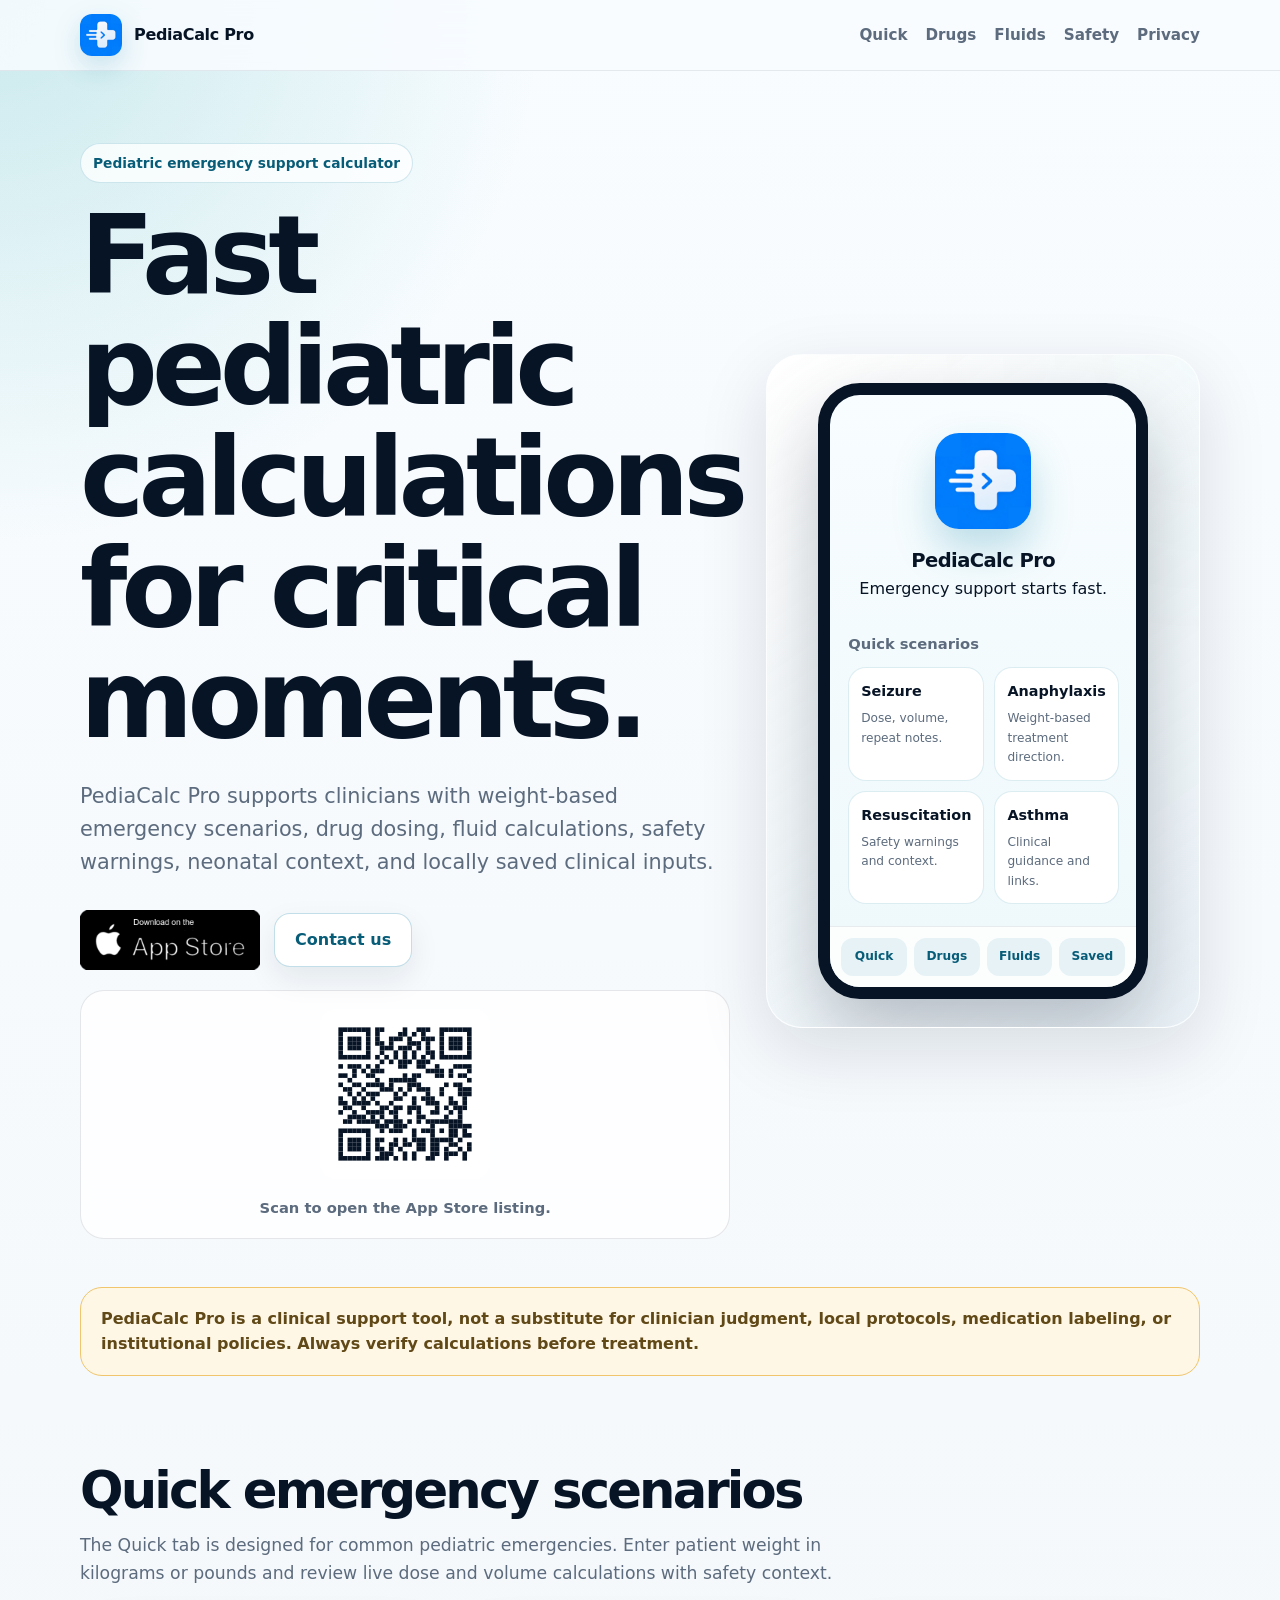
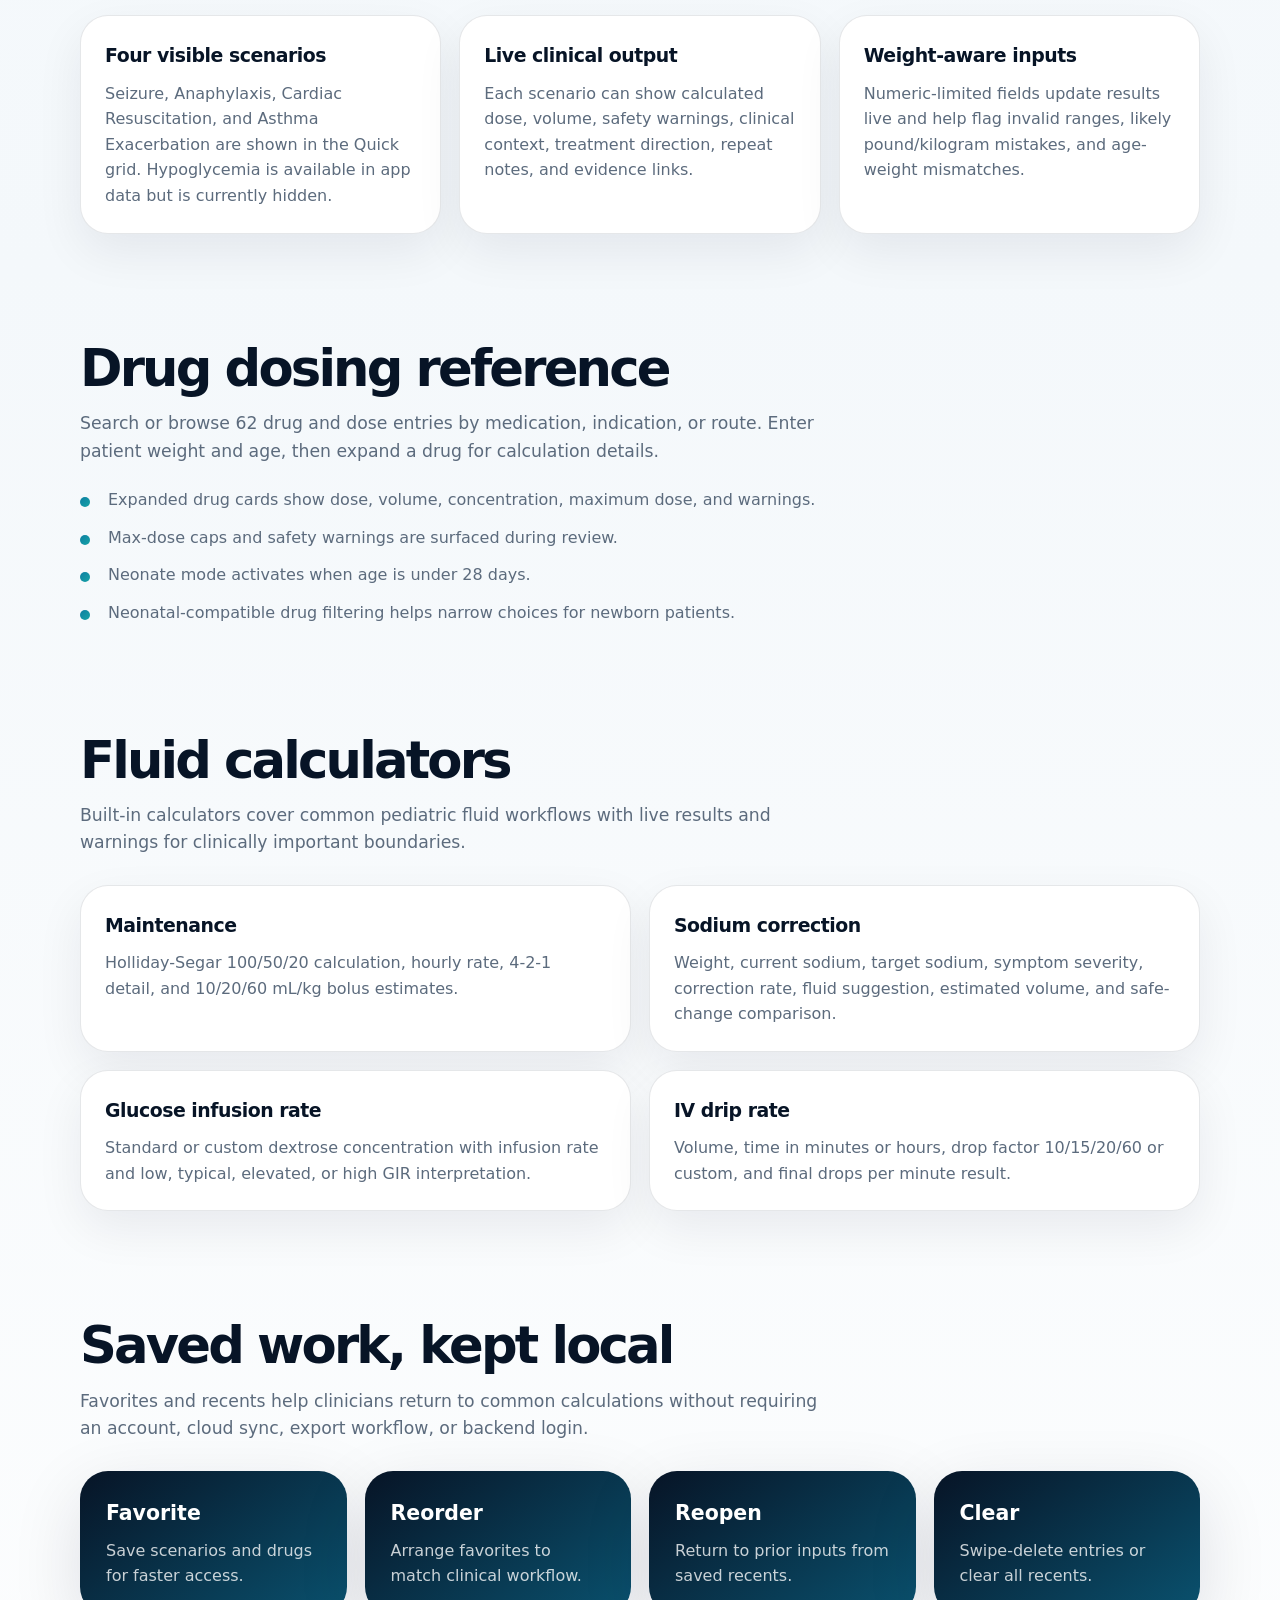
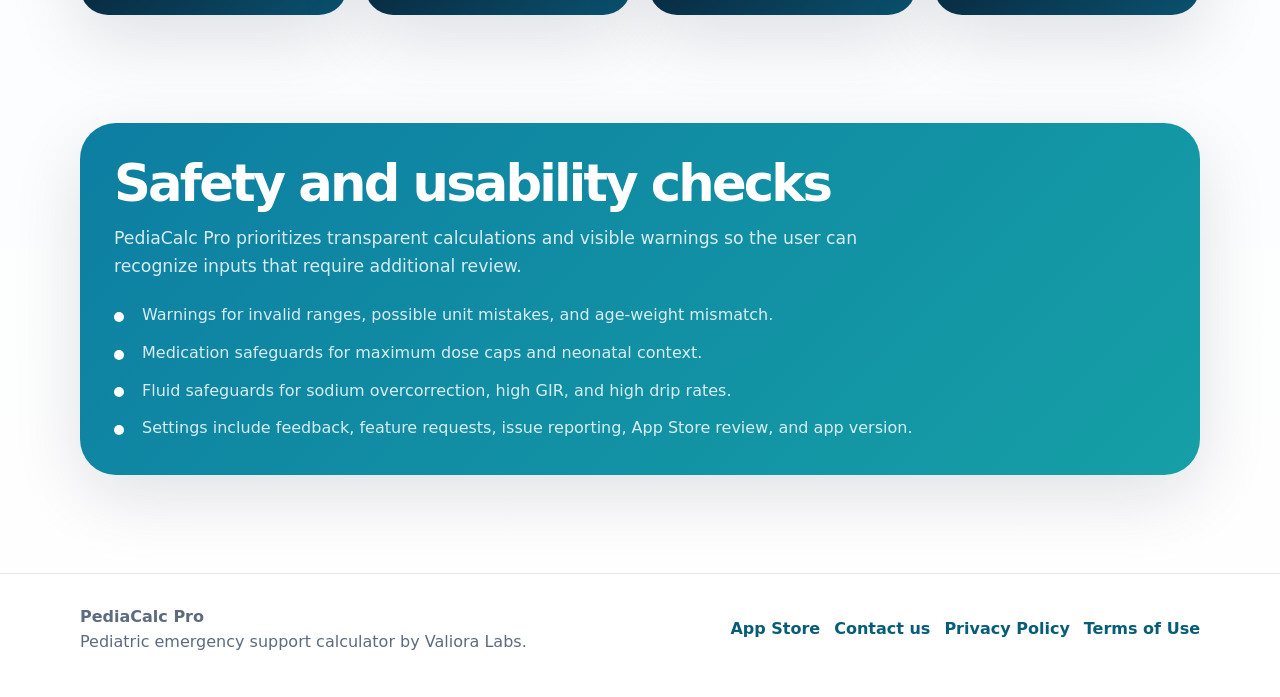
<file: index.html>
<!doctype html>
<html lang="en">
  <head>
    <meta charset="utf-8">
    <meta name="viewport" content="width=device-width, initial-scale=1">
    <title>PediaCalc Pro — Pediatric Emergency Support Calculator</title>
    <meta
      name="description"
      content="PediaCalc Pro helps clinicians calculate pediatric emergency doses, fluids, safety warnings, and saved clinical inputs directly on device."
    >
    <meta property="og:title" content="PediaCalc Pro">
    <meta
      property="og:description"
      content="Pediatric emergency support calculator for quick scenarios, medications, fluids, and saved clinical inputs."
    >
    <meta property="og:image" content="PediaCalcProLogo.png">
    <meta property="og:type" content="website">
    <link rel="icon" href="PediaCalcProLogo.png">
    <link rel="apple-touch-icon" href="PediaCalcProLogo.png">
    <link rel="stylesheet" href="styles.css">
  </head>
  <body>
    <header class="site-header">
      <nav class="nav" aria-label="Primary navigation">
        <a class="brand" href="index.html" aria-label="PediaCalc Pro home">
          <img src="PediaCalcProLogo.png" alt="" width="42" height="42">
          <span>PediaCalc Pro</span>
        </a>
        <div class="nav-links">
          <a href="#quick">Quick</a>
          <a href="#drugs">Drugs</a>
          <a href="#fluids">Fluids</a>
          <a href="#safety">Safety</a>
          <a href="privacy.html">Privacy</a>
        </div>
      </nav>
    </header>

    <main>
      <section class="hero">
        <div class="container hero-grid">
          <div>
            <p class="eyebrow">Pediatric emergency support calculator</p>
            <h1>Fast pediatric calculations for critical moments.</h1>
            <p class="lead">
              PediaCalc Pro supports clinicians with weight-based emergency scenarios, drug dosing,
              fluid calculations, safety warnings, neonatal context, and locally saved clinical inputs.
            </p>
            <div class="hero-actions" aria-label="App actions">
              <a
                class="app-store-badge"
                href="https://apps.apple.com/app/6779873272"
                aria-label="Download PediaCalc Pro on the App Store"
              >
                <img src="Download.png" alt="Download on the App Store" width="180" height="60">
              </a>
              <a class="button" href="mailto:support@valioralabs.com?subject=PediaCalc%20Pro%20Support">
                Contact us
              </a>
            </div>
            <div class="desktop-qr qr-card" aria-label="QR code for App Store download">
              <img src="appstore-qr.svg" alt="QR code linking to PediaCalc Pro on the App Store" width="170" height="170">
              <p>Scan to open the App Store listing.</p>
            </div>
          </div>

          <div class="hero-card" aria-label="App experience preview">
            <div class="splash-preview">
              <div class="phone-shell">
                <div class="phone-screen">
                  <div class="splash">
                    <img class="splash-logo" src="PediaCalcProLogo.png" alt="" width="96" height="96">
                    <div>
                      <strong>PediaCalc Pro</strong>
                      <span>Emergency support starts fast.</span>
                    </div>
                  </div>
                  <div class="quick-panel">
                    <h3>Quick scenarios</h3>
                    <div class="scenario-grid">
                      <div class="scenario-tile">
                        <strong>Seizure</strong>
                        <span>Dose, volume, repeat notes.</span>
                      </div>
                      <div class="scenario-tile">
                        <strong>Anaphylaxis</strong>
                        <span>Weight-based treatment direction.</span>
                      </div>
                      <div class="scenario-tile">
                        <strong>Resuscitation</strong>
                        <span>Safety warnings and context.</span>
                      </div>
                      <div class="scenario-tile">
                        <strong>Asthma</strong>
                        <span>Clinical guidance and links.</span>
                      </div>
                    </div>
                  </div>
                  <div class="mini-tabs" aria-hidden="true">
                    <span>Quick</span>
                    <span>Drugs</span>
                    <span>Fluids</span>
                    <span>Saved</span>
                  </div>
                </div>
              </div>
            </div>
          </div>
        </div>
      </section>

      <section class="container">
        <p class="notice">
          PediaCalc Pro is a clinical support tool, not a substitute for clinician judgment,
          local protocols, medication labeling, or institutional policies. Always verify calculations
          before treatment.
        </p>
      </section>

      <section id="quick" class="section">
        <div class="container">
          <h2>Quick emergency scenarios</h2>
          <p class="section-intro">
            The Quick tab is designed for common pediatric emergencies. Enter patient weight in
            kilograms or pounds and review live dose and volume calculations with safety context.
          </p>
          <div class="cards three">
            <article class="card">
              <h3>Four visible scenarios</h3>
              <p>
                Seizure, Anaphylaxis, Cardiac Resuscitation, and Asthma Exacerbation are shown in
                the Quick grid. Hypoglycemia is available in app data but is currently hidden.
              </p>
            </article>
            <article class="card">
              <h3>Live clinical output</h3>
              <p>
                Each scenario can show calculated dose, volume, safety warnings, clinical context,
                treatment direction, repeat notes, and evidence links.
              </p>
            </article>
            <article class="card">
              <h3>Weight-aware inputs</h3>
              <p>
                Numeric-limited fields update results live and help flag invalid ranges, likely
                pound/kilogram mistakes, and age-weight mismatches.
              </p>
            </article>
          </div>
        </div>
      </section>

      <section id="drugs" class="section">
        <div class="container">
          <h2>Drug dosing reference</h2>
          <p class="section-intro">
            Search or browse 62 drug and dose entries by medication, indication, or route. Enter
            patient weight and age, then expand a drug for calculation details.
          </p>
          <ul class="feature-list">
            <li>Expanded drug cards show dose, volume, concentration, maximum dose, and warnings.</li>
            <li>Max-dose caps and safety warnings are surfaced during review.</li>
            <li>Neonate mode activates when age is under 28 days.</li>
            <li>Neonatal-compatible drug filtering helps narrow choices for newborn patients.</li>
          </ul>
        </div>
      </section>

      <section id="fluids" class="section">
        <div class="container">
          <h2>Fluid calculators</h2>
          <p class="section-intro">
            Built-in calculators cover common pediatric fluid workflows with live results and
            warnings for clinically important boundaries.
          </p>
          <div class="cards">
            <article class="card">
              <h3>Maintenance</h3>
              <p>
                Holliday-Segar 100/50/20 calculation, hourly rate, 4-2-1 detail, and 10/20/60
                mL/kg bolus estimates.
              </p>
            </article>
            <article class="card">
              <h3>Sodium correction</h3>
              <p>
                Weight, current sodium, target sodium, symptom severity, correction rate, fluid
                suggestion, estimated volume, and safe-change comparison.
              </p>
            </article>
            <article class="card">
              <h3>Glucose infusion rate</h3>
              <p>
                Standard or custom dextrose concentration with infusion rate and low, typical,
                elevated, or high GIR interpretation.
              </p>
            </article>
            <article class="card">
              <h3>IV drip rate</h3>
              <p>
                Volume, time in minutes or hours, drop factor 10/15/20/60 or custom, and final
                drops per minute result.
              </p>
            </article>
          </div>
        </div>
      </section>

      <section id="saved" class="section">
        <div class="container">
          <h2>Saved work, kept local</h2>
          <p class="section-intro">
            Favorites and recents help clinicians return to common calculations without requiring an
            account, cloud sync, export workflow, or backend login.
          </p>
          <div class="highlight-grid">
            <div class="highlight">
              <h3>Favorite</h3>
              <p>Save scenarios and drugs for faster access.</p>
            </div>
            <div class="highlight">
              <h3>Reorder</h3>
              <p>Arrange favorites to match clinical workflow.</p>
            </div>
            <div class="highlight">
              <h3>Reopen</h3>
              <p>Return to prior inputs from saved recents.</p>
            </div>
            <div class="highlight">
              <h3>Clear</h3>
              <p>Swipe-delete entries or clear all recents.</p>
            </div>
          </div>
        </div>
      </section>

      <section id="safety" class="section">
        <div class="container safety-band">
          <h2>Safety and usability checks</h2>
          <p class="section-intro">
            PediaCalc Pro prioritizes transparent calculations and visible warnings so the user can
            recognize inputs that require additional review.
          </p>
          <ul class="feature-list">
            <li>Warnings for invalid ranges, possible unit mistakes, and age-weight mismatch.</li>
            <li>Medication safeguards for maximum dose caps and neonatal context.</li>
            <li>Fluid safeguards for sodium overcorrection, high GIR, and high drip rates.</li>
            <li>Settings include feedback, feature requests, issue reporting, App Store review, and app version.</li>
          </ul>
        </div>
      </section>
    </main>

    <footer class="footer">
      <div class="container footer-grid">
        <div>
          <strong>PediaCalc Pro</strong>
          <div>Pediatric emergency support calculator by Valiora Labs.</div>
        </div>
        <div class="footer-links" aria-label="Footer links">
          <a href="https://apps.apple.com/app/6779873272">App Store</a>
          <a href="mailto:support@valioralabs.com?subject=PediaCalc%20Pro%20Support">Contact us</a>
          <a href="privacy.html">Privacy Policy</a>
          <a href="https://www.apple.com/legal/internet-services/itunes/dev/stdeula/">Terms of Use</a>
        </div>
      </div>
    </footer>
  </body>
</html>
</file>
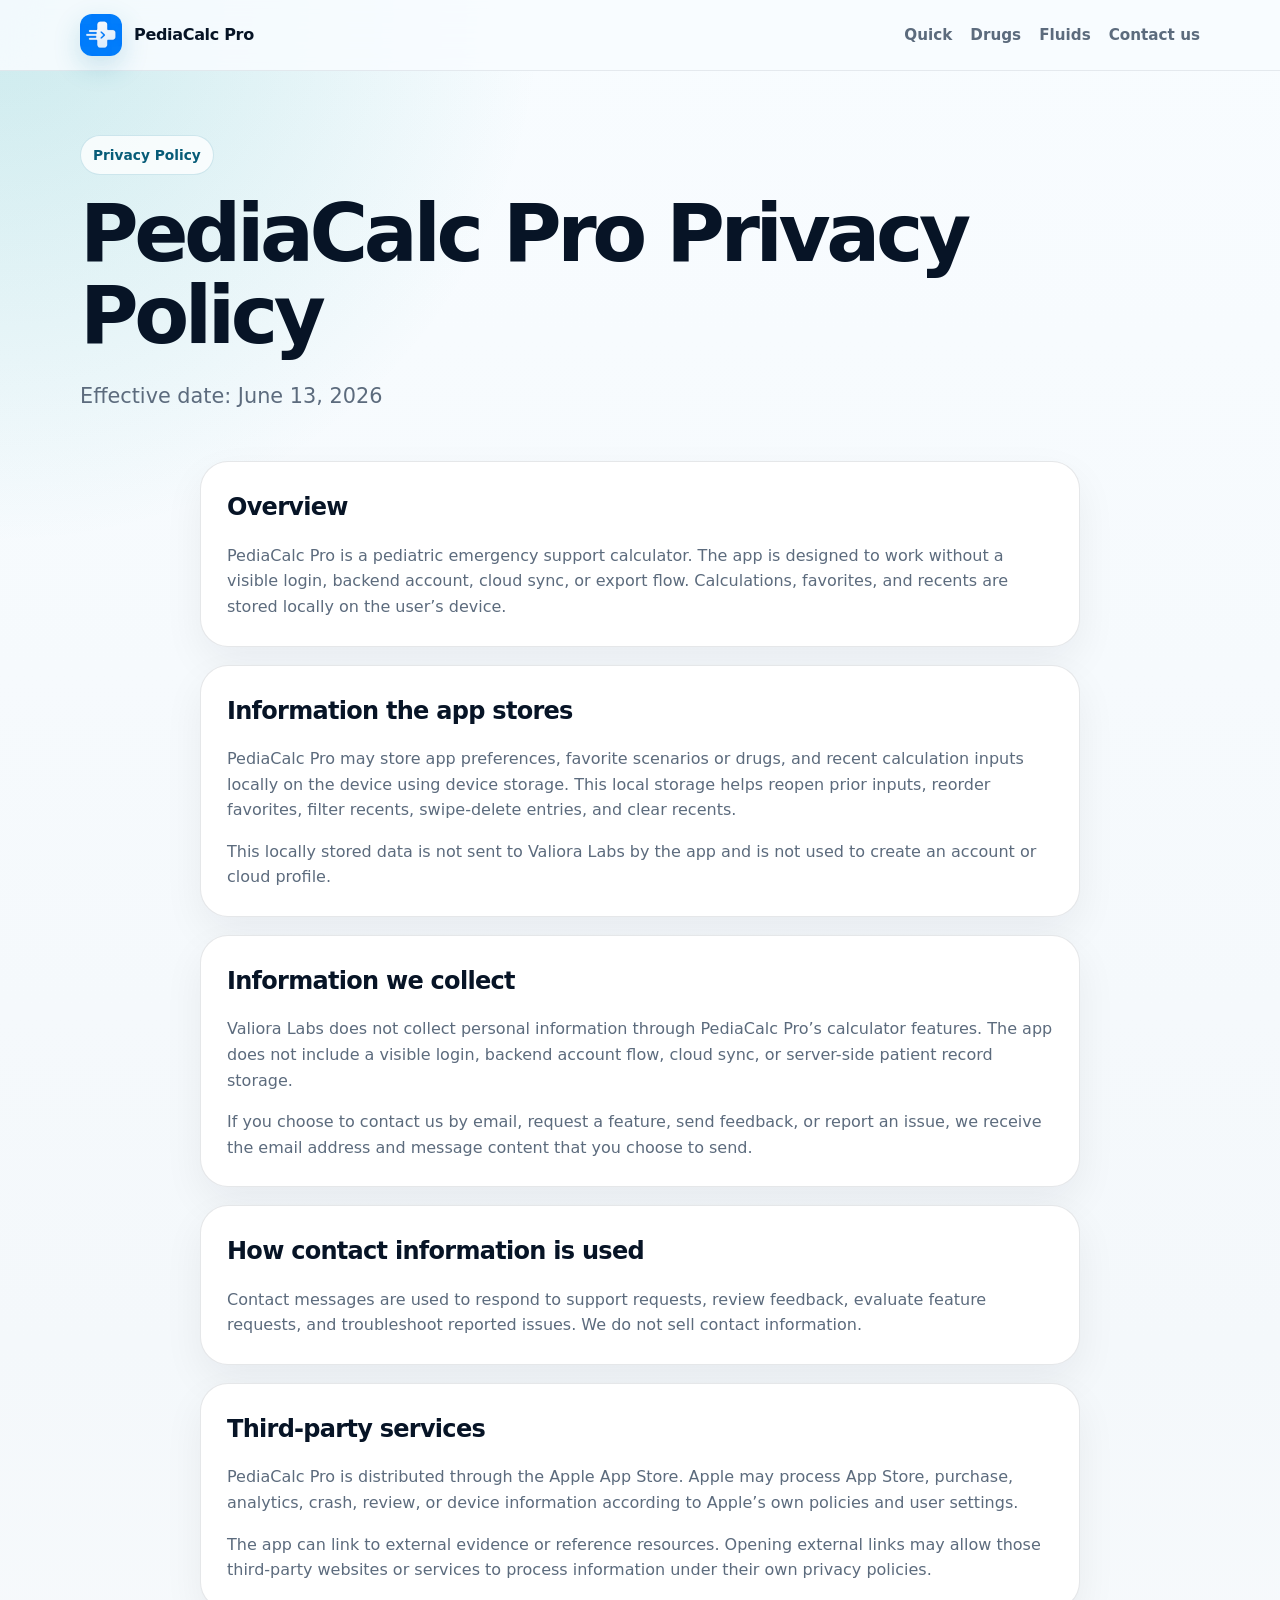
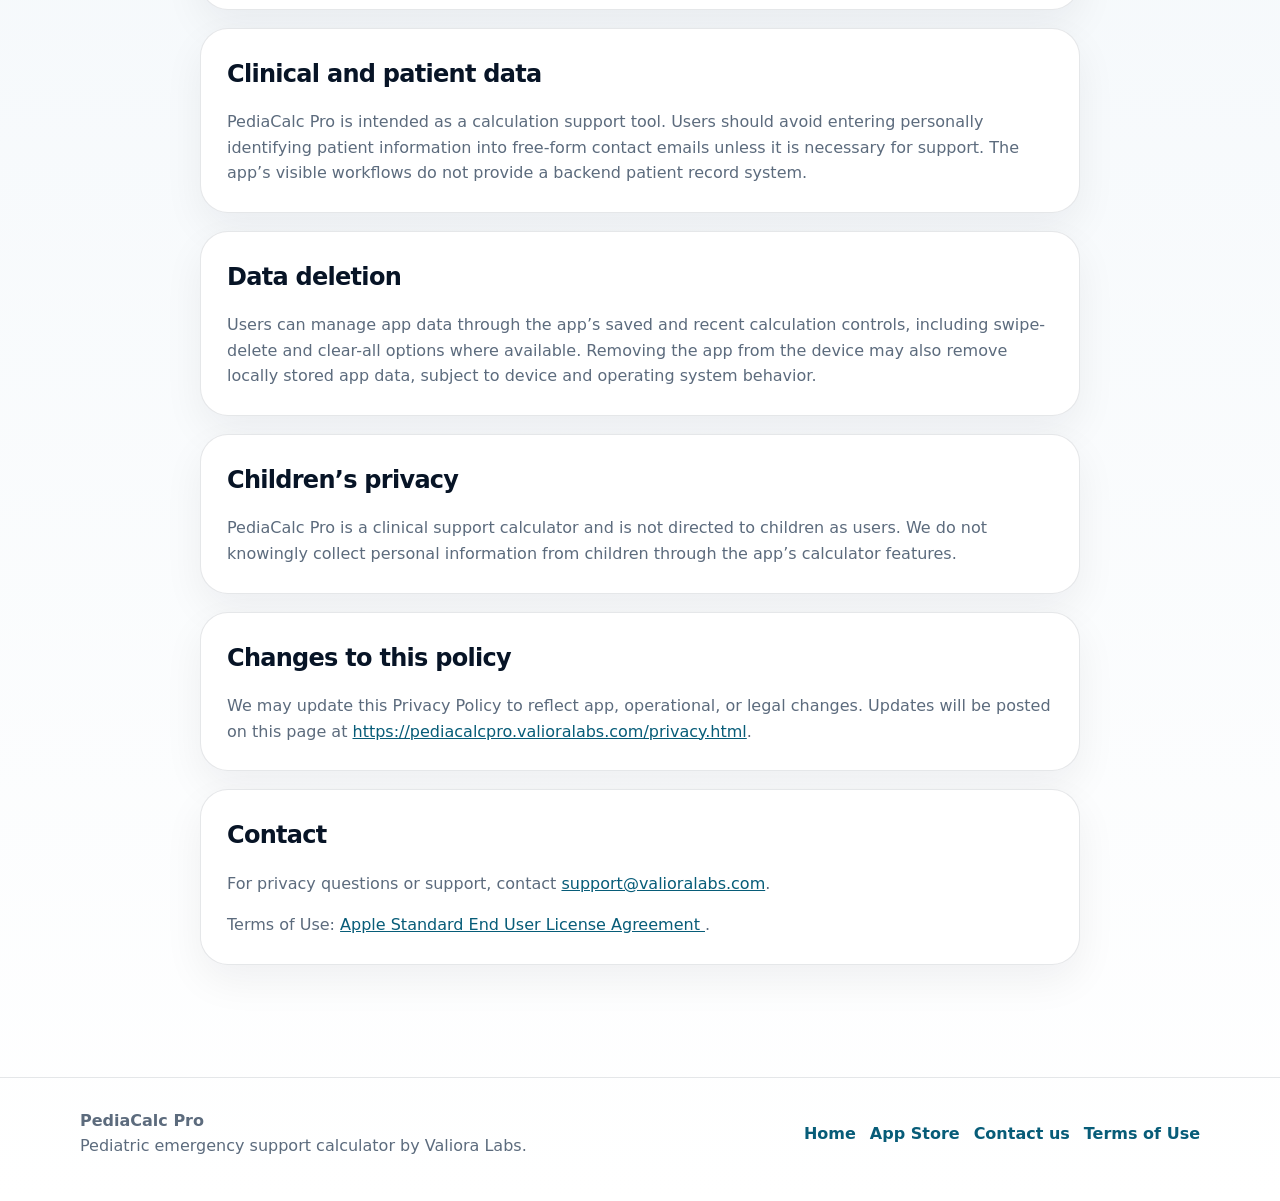
<file: privacy.html>
<!doctype html>
<html lang="en">
  <head>
    <meta charset="utf-8">
    <meta name="viewport" content="width=device-width, initial-scale=1">
    <title>Privacy Policy — PediaCalc Pro</title>
    <meta
      name="description"
      content="Privacy Policy for PediaCalc Pro, a pediatric emergency support calculator by Valiora Labs."
    >
    <link rel="icon" href="PediaCalcProLogo.png">
    <link rel="apple-touch-icon" href="PediaCalcProLogo.png">
    <link rel="stylesheet" href="styles.css">
  </head>
  <body>
    <header class="site-header">
      <nav class="nav" aria-label="Primary navigation">
        <a class="brand" href="index.html" aria-label="PediaCalc Pro home">
          <img src="PediaCalcProLogo.png" alt="" width="42" height="42">
          <span>PediaCalc Pro</span>
        </a>
        <div class="nav-links">
          <a href="index.html#quick">Quick</a>
          <a href="index.html#drugs">Drugs</a>
          <a href="index.html#fluids">Fluids</a>
          <a href="mailto:support@valioralabs.com?subject=PediaCalc%20Pro%20Privacy">Contact us</a>
        </div>
      </nav>
    </header>

    <main>
      <section class="policy-hero">
        <div class="container">
          <p class="eyebrow">Privacy Policy</p>
          <h1>PediaCalc Pro Privacy Policy</h1>
          <p class="lead">Effective date: June 13, 2026</p>
        </div>
      </section>

      <section class="container policy-content">
        <article class="policy-section">
          <h2>Overview</h2>
          <p>
            PediaCalc Pro is a pediatric emergency support calculator. The app is designed to work
            without a visible login, backend account, cloud sync, or export flow. Calculations,
            favorites, and recents are stored locally on the user’s device.
          </p>
        </article>

        <article class="policy-section">
          <h2>Information the app stores</h2>
          <p>
            PediaCalc Pro may store app preferences, favorite scenarios or drugs, and recent
            calculation inputs locally on the device using device storage. This local storage helps
            reopen prior inputs, reorder favorites, filter recents, swipe-delete entries, and clear
            recents.
          </p>
          <p>
            This locally stored data is not sent to Valiora Labs by the app and is not used to create
            an account or cloud profile.
          </p>
        </article>

        <article class="policy-section">
          <h2>Information we collect</h2>
          <p>
            Valiora Labs does not collect personal information through PediaCalc Pro’s calculator
            features. The app does not include a visible login, backend account flow, cloud sync, or
            server-side patient record storage.
          </p>
          <p>
            If you choose to contact us by email, request a feature, send feedback, or report an
            issue, we receive the email address and message content that you choose to send.
          </p>
        </article>

        <article class="policy-section">
          <h2>How contact information is used</h2>
          <p>
            Contact messages are used to respond to support requests, review feedback, evaluate
            feature requests, and troubleshoot reported issues. We do not sell contact information.
          </p>
        </article>

        <article class="policy-section">
          <h2>Third-party services</h2>
          <p>
            PediaCalc Pro is distributed through the Apple App Store. Apple may process App Store,
            purchase, analytics, crash, review, or device information according to Apple’s own
            policies and user settings.
          </p>
          <p>
            The app can link to external evidence or reference resources. Opening external links may
            allow those third-party websites or services to process information under their own
            privacy policies.
          </p>
        </article>

        <article class="policy-section">
          <h2>Clinical and patient data</h2>
          <p>
            PediaCalc Pro is intended as a calculation support tool. Users should avoid entering
            personally identifying patient information into free-form contact emails unless it is
            necessary for support. The app’s visible workflows do not provide a backend patient
            record system.
          </p>
        </article>

        <article class="policy-section">
          <h2>Data deletion</h2>
          <p>
            Users can manage app data through the app’s saved and recent calculation controls,
            including swipe-delete and clear-all options where available. Removing the app from the
            device may also remove locally stored app data, subject to device and operating system
            behavior.
          </p>
        </article>

        <article class="policy-section">
          <h2>Children’s privacy</h2>
          <p>
            PediaCalc Pro is a clinical support calculator and is not directed to children as users.
            We do not knowingly collect personal information from children through the app’s
            calculator features.
          </p>
        </article>

        <article class="policy-section">
          <h2>Changes to this policy</h2>
          <p>
            We may update this Privacy Policy to reflect app, operational, or legal changes. Updates
            will be posted on this page at
            <a href="https://pediacalcpro.valioralabs.com/privacy.html">https://pediacalcpro.valioralabs.com/privacy.html</a>.
          </p>
        </article>

        <article class="policy-section">
          <h2>Contact</h2>
          <p>
            For privacy questions or support, contact
            <a href="mailto:support@valioralabs.com?subject=PediaCalc%20Pro%20Privacy">support@valioralabs.com</a>.
          </p>
          <p>
            Terms of Use:
            <a href="https://www.apple.com/legal/internet-services/itunes/dev/stdeula/">
              Apple Standard End User License Agreement
            </a>.
          </p>
        </article>
      </section>
    </main>

    <footer class="footer">
      <div class="container footer-grid">
        <div>
          <strong>PediaCalc Pro</strong>
          <div>Pediatric emergency support calculator by Valiora Labs.</div>
        </div>
        <div class="footer-links" aria-label="Footer links">
          <a href="index.html">Home</a>
          <a href="https://apps.apple.com/app/6779873272">App Store</a>
          <a href="mailto:support@valioralabs.com?subject=PediaCalc%20Pro%20Support">Contact us</a>
          <a href="https://www.apple.com/legal/internet-services/itunes/dev/stdeula/">Terms of Use</a>
        </div>
      </div>
    </footer>
  </body>
</html>
</file>
<file: styles.css>
:root {
  color-scheme: light;
  --bg: #f4f8fb;
  --bg-strong: #e9f3f8;
  --card: #ffffff;
  --ink: #071426;
  --muted: #5c6b7d;
  --primary: #0d7ea2;
  --primary-dark: #075c78;
  --accent: #16a3a6;
  --warning: #fff7e5;
  --warning-border: #f0c56b;
  --line: rgba(7, 20, 38, 0.1);
  --shadow: 0 22px 70px rgba(7, 20, 38, 0.12);
  --radius: 28px;
  font-family: Inter, ui-sans-serif, system-ui, -apple-system, BlinkMacSystemFont, "Segoe UI", sans-serif;
}

* {
  box-sizing: border-box;
}

html {
  scroll-behavior: smooth;
}

body {
  margin: 0;
  background:
    radial-gradient(circle at top left, rgba(22, 163, 166, 0.2), transparent 34rem),
    linear-gradient(180deg, #f8fcff 0%, var(--bg) 48%, #ffffff 100%);
  color: var(--ink);
  line-height: 1.6;
}

a {
  color: var(--primary-dark);
}

img {
  max-width: 100%;
  height: auto;
}

.site-header {
  position: sticky;
  top: 0;
  z-index: 10;
  border-bottom: 1px solid rgba(7, 20, 38, 0.08);
  background: rgba(248, 252, 255, 0.86);
  backdrop-filter: blur(18px);
}

.nav {
  width: min(1120px, calc(100% - 40px));
  margin: 0 auto;
  display: flex;
  align-items: center;
  justify-content: space-between;
  gap: 20px;
  padding: 14px 0;
}

.brand {
  display: inline-flex;
  align-items: center;
  gap: 12px;
  color: var(--ink);
  font-weight: 800;
  letter-spacing: -0.02em;
  text-decoration: none;
}

.brand img {
  width: 42px;
  height: 42px;
  border-radius: 12px;
  box-shadow: 0 10px 28px rgba(13, 126, 162, 0.2);
}

.nav-links {
  display: none;
  align-items: center;
  gap: 18px;
  font-size: 0.95rem;
}

.nav-links a {
  color: var(--muted);
  font-weight: 650;
  text-decoration: none;
}

.nav-links a:hover {
  color: var(--primary-dark);
}

.container {
  width: min(1120px, calc(100% - 40px));
  margin: 0 auto;
}

.hero {
  padding: 72px 0 48px;
}

.hero-grid {
  display: grid;
  gap: 36px;
  align-items: center;
}

.eyebrow {
  display: inline-flex;
  align-items: center;
  gap: 8px;
  margin: 0 0 18px;
  padding: 8px 12px;
  border: 1px solid rgba(13, 126, 162, 0.18);
  border-radius: 999px;
  background: rgba(255, 255, 255, 0.76);
  color: var(--primary-dark);
  font-size: 0.86rem;
  font-weight: 800;
}

.hero h1,
.section h2,
.policy-hero h1 {
  margin: 0;
  letter-spacing: -0.055em;
  line-height: 1.02;
}

.hero h1 {
  max-width: 780px;
  font-size: clamp(3rem, 9vw, 6.8rem);
}

.lead {
  max-width: 690px;
  margin: 24px 0 0;
  color: var(--muted);
  font-size: clamp(1.08rem, 2vw, 1.3rem);
}

.hero-actions {
  display: flex;
  flex-wrap: wrap;
  align-items: center;
  gap: 14px;
  margin-top: 30px;
}

.app-store-badge {
  display: inline-flex;
  align-items: center;
  transition: transform 160ms ease, filter 160ms ease;
}

.app-store-badge:hover {
  transform: translateY(-2px);
  filter: drop-shadow(0 12px 24px rgba(7, 20, 38, 0.14));
}

.app-store-badge img {
  width: 180px;
}

.button {
  display: inline-flex;
  align-items: center;
  justify-content: center;
  min-height: 54px;
  padding: 0 20px;
  border: 1px solid rgba(13, 126, 162, 0.25);
  border-radius: 16px;
  background: #ffffff;
  color: var(--primary-dark);
  font-weight: 800;
  text-decoration: none;
  box-shadow: 0 12px 30px rgba(7, 20, 38, 0.08);
}

.button:hover {
  border-color: rgba(13, 126, 162, 0.48);
}

.hero-card {
  position: relative;
  overflow: hidden;
  border: 1px solid rgba(255, 255, 255, 0.7);
  border-radius: 36px;
  background:
    linear-gradient(145deg, rgba(255, 255, 255, 0.95), rgba(233, 243, 248, 0.8)),
    radial-gradient(circle at top right, rgba(22, 163, 166, 0.24), transparent 18rem);
  box-shadow: var(--shadow);
}

.splash-preview {
  position: relative;
  min-height: 480px;
  padding: 28px;
}

.phone-shell {
  width: min(330px, 100%);
  margin: 0 auto;
  border: 12px solid #071426;
  border-radius: 42px;
  background: #071426;
  box-shadow: 0 34px 76px rgba(7, 20, 38, 0.25);
}

.phone-screen {
  overflow: hidden;
  border-radius: 30px;
  background: linear-gradient(180deg, #f8fdff 0%, #eef8fb 100%);
}

.splash {
  display: grid;
  place-items: center;
  gap: 16px;
  padding: 38px 22px 30px;
  text-align: center;
}

.splash-logo {
  width: 96px;
  border-radius: 24px;
  animation: pulse 2.4s ease-in-out infinite;
  box-shadow: 0 20px 42px rgba(13, 126, 162, 0.25);
}

.splash strong {
  display: block;
  font-size: 1.22rem;
  letter-spacing: -0.03em;
}

.mini-tabs {
  display: grid;
  grid-template-columns: repeat(4, 1fr);
  gap: 7px;
  padding: 11px;
  border-top: 1px solid rgba(7, 20, 38, 0.08);
  background: rgba(255, 255, 255, 0.82);
}

.mini-tabs span {
  display: grid;
  place-items: center;
  min-height: 38px;
  border-radius: 12px;
  background: rgba(13, 126, 162, 0.09);
  color: var(--primary-dark);
  font-size: 0.76rem;
  font-weight: 800;
}

.quick-panel {
  padding: 0 18px 22px;
}

.quick-panel h3 {
  margin: 0 0 12px;
  font-size: 0.92rem;
  color: var(--muted);
}

.scenario-grid {
  display: grid;
  grid-template-columns: repeat(2, 1fr);
  gap: 10px;
}

.scenario-tile {
  min-height: 84px;
  padding: 12px;
  border: 1px solid rgba(13, 126, 162, 0.14);
  border-radius: 18px;
  background: #ffffff;
}

.scenario-tile strong {
  display: block;
  font-size: 0.9rem;
}

.scenario-tile span {
  display: block;
  margin-top: 6px;
  color: var(--muted);
  font-size: 0.76rem;
}

@keyframes pulse {
  0%,
  100% {
    transform: scale(1);
  }
  50% {
    transform: scale(1.055);
  }
}

.desktop-qr {
  display: none;
}

.qr-card {
  margin-top: 20px;
  padding: 18px;
  border: 1px solid rgba(7, 20, 38, 0.1);
  border-radius: 24px;
  background: rgba(255, 255, 255, 0.82);
  text-align: center;
}

.qr-card img {
  width: 170px;
  border-radius: 16px;
}

.qr-card p {
  margin: 10px 0 0;
  color: var(--muted);
  font-size: 0.92rem;
  font-weight: 700;
}

.notice {
  margin: 0 0 34px;
  padding: 18px 20px;
  border: 1px solid var(--warning-border);
  border-radius: 22px;
  background: var(--warning);
  color: #604817;
  font-weight: 650;
}

.section {
  padding: 54px 0;
}

.section h2 {
  font-size: clamp(2rem, 4vw, 3.4rem);
}

.section-intro {
  max-width: 760px;
  margin: 16px 0 0;
  color: var(--muted);
  font-size: 1.08rem;
}

.cards {
  display: grid;
  gap: 18px;
  margin-top: 28px;
}

.card {
  padding: 24px;
  border: 1px solid var(--line);
  border-radius: var(--radius);
  background: var(--card);
  box-shadow: 0 18px 48px rgba(7, 20, 38, 0.07);
}

.card h3 {
  margin: 0 0 10px;
  font-size: 1.18rem;
  letter-spacing: -0.025em;
}

.card p {
  margin: 0;
  color: var(--muted);
}

.feature-list {
  display: grid;
  gap: 12px;
  margin: 22px 0 0;
  padding: 0;
  list-style: none;
}

.feature-list li {
  position: relative;
  padding-left: 28px;
  color: var(--muted);
}

.feature-list li::before {
  content: "";
  position: absolute;
  top: 0.62em;
  left: 0;
  width: 10px;
  height: 10px;
  border-radius: 999px;
  background: linear-gradient(135deg, var(--primary), var(--accent));
}

.highlight-grid {
  display: grid;
  gap: 18px;
  margin-top: 28px;
}

.highlight {
  border-radius: var(--radius);
  background: linear-gradient(145deg, #071426, #0a526f);
  color: #ffffff;
  padding: 26px;
  box-shadow: var(--shadow);
}

.highlight h3 {
  margin: 0 0 8px;
  font-size: 1.28rem;
}

.highlight p {
  margin: 0;
  color: rgba(255, 255, 255, 0.78);
}

.safety-band {
  border-radius: 36px;
  background:
    linear-gradient(135deg, rgba(13, 126, 162, 0.95), rgba(22, 163, 166, 0.9)),
    var(--primary);
  color: #ffffff;
  padding: 34px;
  box-shadow: var(--shadow);
}

.safety-band h2 {
  color: #ffffff;
}

.safety-band .section-intro,
.safety-band li {
  color: rgba(255, 255, 255, 0.84);
}

.safety-band .feature-list li::before {
  background: #ffffff;
}

.footer {
  margin-top: 44px;
  padding: 30px 0 42px;
  border-top: 1px solid var(--line);
  color: var(--muted);
}

.footer-grid {
  display: grid;
  gap: 18px;
}

.footer-links {
  display: flex;
  flex-wrap: wrap;
  gap: 14px;
}

.footer a {
  color: var(--primary-dark);
  font-weight: 750;
  text-decoration: none;
}

.policy-hero {
  padding: 64px 0 24px;
}

.policy-hero h1 {
  font-size: clamp(2.6rem, 7vw, 5rem);
}

.policy-content {
  display: grid;
  gap: 18px;
  max-width: 880px;
  padding: 24px 0 68px;
}

.policy-section {
  padding: 26px;
  border: 1px solid var(--line);
  border-radius: var(--radius);
  background: #ffffff;
  box-shadow: 0 16px 42px rgba(7, 20, 38, 0.06);
}

.policy-section h2 {
  margin: 0 0 10px;
  letter-spacing: -0.03em;
}

.policy-section p,
.policy-section li {
  color: var(--muted);
}

.policy-section p:last-child,
.policy-section ul:last-child {
  margin-bottom: 0;
}

@media (min-width: 760px) {
  .nav-links {
    display: flex;
  }

  .hero-grid {
    grid-template-columns: minmax(0, 1.08fr) minmax(340px, 0.72fr);
  }

  .cards {
    grid-template-columns: repeat(2, minmax(0, 1fr));
  }

  .highlight-grid {
    grid-template-columns: repeat(4, minmax(0, 1fr));
  }

  .footer-grid {
    grid-template-columns: 1fr auto;
    align-items: center;
  }
}

@media (min-width: 960px) {
  .desktop-qr {
    display: block;
  }

  .cards.three {
    grid-template-columns: repeat(3, minmax(0, 1fr));
  }
}

@media (max-width: 520px) {
  .container,
  .nav {
    width: min(100% - 28px, 1120px);
  }

  .hero {
    padding-top: 46px;
  }

  .hero-actions {
    align-items: flex-start;
    flex-direction: column;
  }

  .app-store-badge img {
    width: 165px;
  }

  .splash-preview {
    padding: 18px;
    min-height: auto;
  }

  .section {
    padding: 42px 0;
  }
}
</file>
